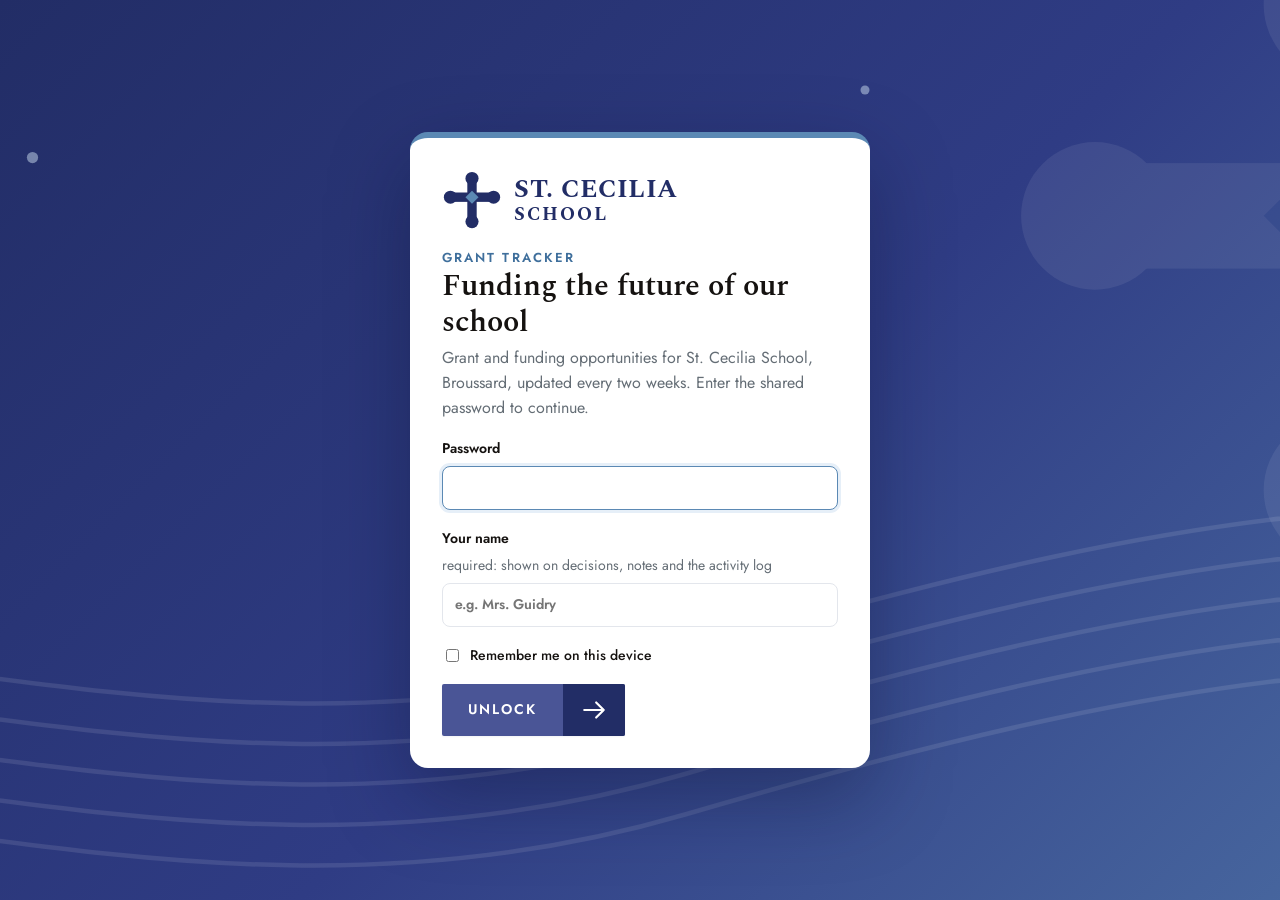
<file: docs/index.html>
<!doctype html>
<html lang="en">
<head>
  <meta charset="utf-8">
  <meta name="viewport" content="width=device-width, initial-scale=1">
  <meta name="robots" content="noindex, nofollow">
  <title>Grant Tracker</title>
  <link rel="icon" href="data:image/svg+xml,%3Csvg xmlns='http://www.w3.org/2000/svg' viewBox='0 0 64 64'%3E%3Cg fill='%23222d66'%3E%3Crect x='27' y='9' width='10' height='46'/%3E%3Crect x='9' y='24' width='46' height='10'/%3E%3Ccircle cx='32' cy='9' r='7'/%3E%3Ccircle cx='32' cy='55' r='7'/%3E%3Ccircle cx='9' cy='29' r='7'/%3E%3Ccircle cx='55' cy='29' r='7'/%3E%3C/g%3E%3C/svg%3E">
  <link rel="preconnect" href="https://fonts.googleapis.com">
  <link rel="preconnect" href="https://fonts.gstatic.com" crossorigin>
  <link rel="stylesheet" href="https://fonts.googleapis.com/css2?family=Jost:wght@400;500;600;700&family=Spectral:wght@500;600;700&display=swap">
  <link rel="stylesheet" href="style.css?v=7">
</head>
<body>

  <!-- Icon sprite -->
  <svg width="0" height="0" style="position:absolute" aria-hidden="true">
    <defs>
      <symbol id="i-cross" viewBox="0 0 64 64"><g fill="currentColor"><rect x="27" y="9" width="10" height="46"/><rect x="9" y="24" width="46" height="10"/><circle cx="32" cy="9" r="7"/><circle cx="32" cy="55" r="7"/><circle cx="9" cy="29" r="7"/><circle cx="55" cy="29" r="7"/><path d="M32 22l7 7-7 7-7-7z" fill="#5b89b4"/></g></symbol>
      <symbol id="i-note" viewBox="0 0 24 24"><g fill="none" stroke="currentColor" stroke-width="1.6" stroke-linecap="round" stroke-linejoin="round"><path d="M9 18V5l12-2v13"/><circle cx="6" cy="18" r="3" fill="currentColor"/><circle cx="18" cy="16" r="3" fill="currentColor"/></g></symbol>
      <symbol id="i-list" viewBox="0 0 24 24"><path fill="none" stroke="currentColor" stroke-width="2" stroke-linecap="round" d="M9 6h12M9 12h12M9 18h12M4 6h.01M4 12h.01M4 18h.01"/></symbol>
      <symbol id="i-spark" viewBox="0 0 24 24"><path fill="none" stroke="currentColor" stroke-width="2" stroke-linejoin="round" d="M12 3l1.9 5.1L19 10l-5.1 1.9L12 17l-1.9-5.1L5 10l5.1-1.9z"/><path fill="none" stroke="currentColor" stroke-width="2" stroke-linecap="round" d="M19 17v4M17 19h4"/></symbol>
      <symbol id="i-cal" viewBox="0 0 24 24"><g fill="none" stroke="currentColor" stroke-width="2" stroke-linecap="round"><rect x="3" y="4.5" width="18" height="16.5" rx="2"/><path d="M16 2.5v4M8 2.5v4M3 10h18"/></g></symbol>
      <symbol id="i-send" viewBox="0 0 24 24"><g fill="none" stroke="currentColor" stroke-width="2" stroke-linecap="round" stroke-linejoin="round"><path d="M22 2L11 13"/><path d="M22 2l-7 20-4-9-9-4z"/></g></symbol>
      <symbol id="i-check" viewBox="0 0 24 24"><path fill="none" stroke="currentColor" stroke-width="2.4" stroke-linecap="round" stroke-linejoin="round" d="M20 6L9 17l-5-5"/></symbol>
      <symbol id="i-x" viewBox="0 0 24 24"><path fill="none" stroke="currentColor" stroke-width="2.4" stroke-linecap="round" d="M18 6L6 18M6 6l12 12"/></symbol>
      <symbol id="i-arrow" viewBox="0 0 24 24"><path fill="none" stroke="currentColor" stroke-width="2" stroke-linecap="round" stroke-linejoin="round" d="M3 12h18M14 5l7 7-7 7"/></symbol>
      <symbol id="i-thumb" viewBox="0 0 24 24"><g fill="none" stroke="currentColor" stroke-width="2" stroke-linecap="round" stroke-linejoin="round"><path d="M7 10v11H3V10z"/><path d="M7 10l4-8a3 3 0 0 1 3 3v4h5.5a2 2 0 0 1 2 2.3l-1.4 8A2 2 0 0 1 18.1 21H7"/></g></symbol>
      <symbol id="i-alert" viewBox="0 0 24 24"><g fill="none" stroke="currentColor" stroke-width="2" stroke-linecap="round" stroke-linejoin="round"><path d="M10.3 3.9L1.8 18a2 2 0 0 0 1.7 3h17a2 2 0 0 0 1.7-3L13.7 3.9a2 2 0 0 0-3.4 0z"/><path d="M12 9v4M12 17h.01"/></g></symbol>
      <symbol id="i-search" viewBox="0 0 24 24"><g fill="none" stroke="currentColor" stroke-width="2.2" stroke-linecap="round"><circle cx="11" cy="11" r="7"/><path d="M20 20l-4-4"/></g></symbol>
      <symbol id="i-pen" viewBox="0 0 24 24"><g fill="none" stroke="currentColor" stroke-width="2" stroke-linecap="round" stroke-linejoin="round"><path d="M12 20h9"/><path d="M16.5 3.5a2.1 2.1 0 0 1 3 3L7 19l-4 1 1-4z"/></g></symbol>
      <symbol id="i-book" viewBox="0 0 24 24"><g fill="none" stroke="currentColor" stroke-width="1.6" stroke-linecap="round" stroke-linejoin="round"><path d="M2 4h7a3 3 0 0 1 3 3v13a2 2 0 0 0-2-2H2z"/><path d="M22 4h-7a3 3 0 0 0-3 3v13a2 2 0 0 1 2-2h8z"/></g></symbol>
    </defs>
  </svg>

  <!-- Decorative hero art, reused on the lock screen and the banner -->
  <template id="hero-art">
    <svg class="hero-art" viewBox="0 0 1200 400" preserveAspectRatio="xMidYMid slice" aria-hidden="true">
      <g fill="none" stroke="#ffffff" stroke-opacity=".10" stroke-width="2">
        <path d="M-20 300 C 200 240, 380 360, 620 290 S 1000 200, 1240 260"/>
        <path d="M-20 318 C 200 258, 380 378, 620 308 S 1000 218, 1240 278"/>
        <path d="M-20 336 C 200 276, 380 396, 620 326 S 1000 236, 1240 296"/>
        <path d="M-20 354 C 200 294, 380 414, 620 344 S 1000 254, 1240 314"/>
        <path d="M-20 372 C 200 312, 380 432, 620 362 S 1000 272, 1240 332"/>
      </g>
      <g fill="#ffffff">
        <use href="#i-note" x="90" y="60" width="70" height="70" opacity=".14"/>
        <use href="#i-note" x="1010" y="40" width="96" height="96" opacity=".12"/>
        <use href="#i-note" x="880" y="250" width="48" height="48" opacity=".16"/>
        <use href="#i-note" x="250" y="230" width="40" height="40" opacity=".14"/>
        <use href="#i-book" x="1080" y="230" width="70" height="70" opacity=".12"/>
        <use href="#i-book" x="40" y="250" width="56" height="56" opacity=".10"/>
      </g>
      <g fill="#ffffff" opacity=".07"><use href="#i-cross" x="760" y="-40" width="300" height="300"/></g>
      <g fill="#c9dbee" opacity=".5">
        <circle cx="330" cy="70" r="2.5"/><circle cx="700" cy="40" r="2"/><circle cx="560" cy="110" r="1.6"/>
        <circle cx="960" cy="160" r="2"/><circle cx="160" cy="170" r="1.8"/><circle cx="1150" cy="170" r="2.2"/>
      </g>
    </svg>
  </template>

  <!-- ================= Lock screen ================= -->
  <main id="lock" class="lock">
    <div class="lock-art" data-art></div>
    <form id="lock-form" class="lock-card" autocomplete="on">
      <div class="logo logo-lg">
        <svg class="logo-mark"><use href="#i-cross"/></svg>
        <div class="logo-text"><span>St. Cecilia</span><span>School</span></div>
      </div>
      <div>
        <p class="eyebrow">Grant Tracker</p>
        <h1>Funding the future of our school</h1>
        <p class="muted">Grant and funding opportunities for St. Cecilia School, Broussard, updated every two weeks. Enter the shared password to continue.</p>
      </div>
      <label>Password
        <input id="pw" type="password" autocomplete="current-password" required autofocus>
      </label>
      <label>Your name <span class="hint">required: shown on decisions, notes and the activity log</span>
        <input id="who" type="text" autocomplete="name" maxlength="60" required placeholder="e.g. Mrs. Guidry">
      </label>
      <label class="check"><input id="remember" type="checkbox"> Remember me on this device</label>
      <button type="submit" class="btn-cta" id="unlock-btn"><span>Unlock</span><span class="cta-arrow"><svg><use href="#i-arrow"/></svg></span></button>
      <p id="lock-error" class="error" role="alert" hidden></p>
    </form>
  </main>

  <!-- ================= App ================= -->
  <div id="app" hidden>
    <div class="utility">
      <div class="wrap utility-inner">
        <span>Grant Tracker &nbsp;·&nbsp; Broussard, Louisiana</span>
        <span class="utility-right"><span id="who-label"></span><button class="link-btn" id="lock-btn" type="button">Lock</button></span>
      </div>
    </div>

    <header class="masthead">
      <div class="wrap masthead-inner">
        <a class="logo" href="#top" aria-label="Back to top">
          <svg class="logo-mark"><use href="#i-cross"/></svg>
          <div class="logo-text"><span>St. Cecilia</span><span>School</span></div>
        </a>
        <nav class="tabs" role="tablist" aria-label="Lists">
          <button role="tab" data-tab="open" class="tab">Opportunities <span class="count" id="c-open"></span></button>
          <button role="tab" data-tab="applying" class="tab">Applying <span class="count" id="c-applying"></span></button>
          <button role="tab" data-tab="declined" class="tab">Declined <span class="count" id="c-declined"></span></button>
        </nav>
      </div>
    </header>

    <section class="hero" id="top">
      <div data-art></div>
      <div class="hero-content wrap">
        <p class="eyebrow light">Grants &amp; Funding</p>
        <h2>Funding the Future of St.&nbsp;Cecilia</h2>
        <p class="hero-sub">Every two weeks we search foundations, Louisiana programs and federal grants for opportunities that fit our school.</p>
        <p class="hero-meta" id="scan-info"></p>
        <a class="btn-cta" href="#browse"><span>Browse opportunities</span><span class="cta-arrow"><svg><use href="#i-arrow"/></svg></span></a>
      </div>
    </section>

    <div class="wrap">
      <section class="stats" id="stats" aria-label="Summary"></section>

      <section class="block" id="upcoming-block">
        <div class="section-head">
          <p class="eyebrow">Mark your calendar</p>
          <h2>Upcoming Deadlines</h2>
        </div>
        <div id="upcoming"></div>
      </section>

      <section class="block" id="browse">
        <div class="section-head">
          <p class="eyebrow">Browse &amp; decide</p>
          <h2 id="list-title">Opportunities</h2>
        </div>
        <div class="toolbar">
          <div class="search"><svg><use href="#i-search"/></svg>
            <input id="search" type="search" placeholder="Search titles, funders, descriptions, notes…" aria-label="Search"></div>
          <select id="category" aria-label="Category"><option value="">All categories</option></select>
          <select id="sort" aria-label="Sort">
            <option value="deadline">Deadline (soonest)</option>
            <option value="fit">Best fit for PreK–8</option>
            <option value="new">Newest found</option>
            <option value="title">Title A–Z</option>
            <option value="decided">Recently updated</option>
          </select>
          <label class="check small"><input id="show-closed" type="checkbox"> Show closed</label>
        </div>
        <div class="split">
          <div class="list" id="list" aria-label="Opportunities"></div>
          <article class="detail" id="detail" aria-live="polite"></article>
        </div>
      </section>

      <details class="sources" id="sources">
        <summary>Scan status</summary>
        <div id="sources-body"></div>
      </details>
    </div>

    <footer class="footer">
      <div class="wrap footer-inner">
        <div class="logo logo-light">
          <svg class="logo-mark"><use href="#i-cross"/></svg>
          <div class="logo-text"><span>St. Cecilia</span><span>School</span></div>
        </div>
        <p>A volunteer tool for the St. Cecilia School family in Broussard, Louisiana. Opportunities are gathered automatically every two weeks. Always confirm eligibility and dates on the funder's website before applying.</p>
      </div>
    </footer>
  </div>

  <div id="toast" class="toast" role="status" hidden></div>

  <script src="app.js?v=9"></script>
</body>
</html>
</file>
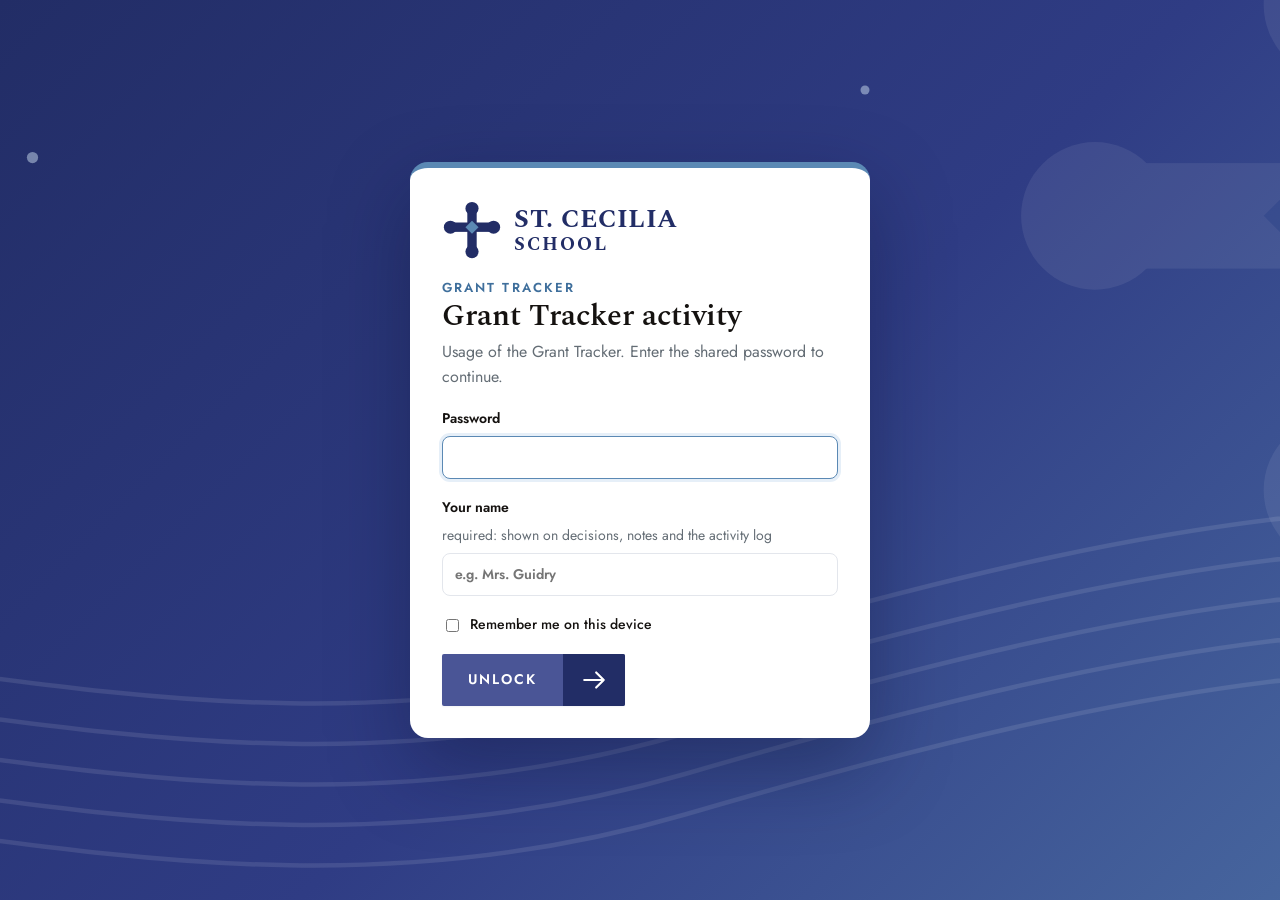
<file: docs/activity.html>
<!doctype html>
<html lang="en">
<head>
  <meta charset="utf-8">
  <meta name="viewport" content="width=device-width, initial-scale=1">
  <meta name="robots" content="noindex, nofollow">
  <title>Tracker Activity</title>
  <link rel="icon" href="data:image/svg+xml,%3Csvg xmlns='http://www.w3.org/2000/svg' viewBox='0 0 64 64'%3E%3Cg fill='%23222d66'%3E%3Crect x='27' y='9' width='10' height='46'/%3E%3Crect x='9' y='24' width='46' height='10'/%3E%3Ccircle cx='32' cy='9' r='7'/%3E%3Ccircle cx='32' cy='55' r='7'/%3E%3Ccircle cx='9' cy='29' r='7'/%3E%3Ccircle cx='55' cy='29' r='7'/%3E%3C/g%3E%3C/svg%3E">
  <link rel="preconnect" href="https://fonts.googleapis.com">
  <link rel="preconnect" href="https://fonts.gstatic.com" crossorigin>
  <link rel="stylesheet" href="https://fonts.googleapis.com/css2?family=Jost:wght@400;500;600;700&family=Spectral:wght@500;600;700&display=swap">
  <link rel="stylesheet" href="style.css?v=7">
</head>
<body data-page="activity">

  <!-- Icon sprite -->
  <svg width="0" height="0" style="position:absolute" aria-hidden="true">
    <defs>
      <symbol id="i-cross" viewBox="0 0 64 64"><g fill="currentColor"><rect x="27" y="9" width="10" height="46"/><rect x="9" y="24" width="46" height="10"/><circle cx="32" cy="9" r="7"/><circle cx="32" cy="55" r="7"/><circle cx="9" cy="29" r="7"/><circle cx="55" cy="29" r="7"/><path d="M32 22l7 7-7 7-7-7z" fill="#5b89b4"/></g></symbol>
      <symbol id="i-note" viewBox="0 0 24 24"><g fill="none" stroke="currentColor" stroke-width="1.6" stroke-linecap="round" stroke-linejoin="round"><path d="M9 18V5l12-2v13"/><circle cx="6" cy="18" r="3" fill="currentColor"/><circle cx="18" cy="16" r="3" fill="currentColor"/></g></symbol>
      <symbol id="i-list" viewBox="0 0 24 24"><path fill="none" stroke="currentColor" stroke-width="2" stroke-linecap="round" d="M9 6h12M9 12h12M9 18h12M4 6h.01M4 12h.01M4 18h.01"/></symbol>
      <symbol id="i-spark" viewBox="0 0 24 24"><path fill="none" stroke="currentColor" stroke-width="2" stroke-linejoin="round" d="M12 3l1.9 5.1L19 10l-5.1 1.9L12 17l-1.9-5.1L5 10l5.1-1.9z"/><path fill="none" stroke="currentColor" stroke-width="2" stroke-linecap="round" d="M19 17v4M17 19h4"/></symbol>
      <symbol id="i-cal" viewBox="0 0 24 24"><g fill="none" stroke="currentColor" stroke-width="2" stroke-linecap="round"><rect x="3" y="4.5" width="18" height="16.5" rx="2"/><path d="M16 2.5v4M8 2.5v4M3 10h18"/></g></symbol>
      <symbol id="i-send" viewBox="0 0 24 24"><g fill="none" stroke="currentColor" stroke-width="2" stroke-linecap="round" stroke-linejoin="round"><path d="M22 2L11 13"/><path d="M22 2l-7 20-4-9-9-4z"/></g></symbol>
      <symbol id="i-check" viewBox="0 0 24 24"><path fill="none" stroke="currentColor" stroke-width="2.4" stroke-linecap="round" stroke-linejoin="round" d="M20 6L9 17l-5-5"/></symbol>
      <symbol id="i-x" viewBox="0 0 24 24"><path fill="none" stroke="currentColor" stroke-width="2.4" stroke-linecap="round" d="M18 6L6 18M6 6l12 12"/></symbol>
      <symbol id="i-arrow" viewBox="0 0 24 24"><path fill="none" stroke="currentColor" stroke-width="2" stroke-linecap="round" stroke-linejoin="round" d="M3 12h18M14 5l7 7-7 7"/></symbol>
      <symbol id="i-thumb" viewBox="0 0 24 24"><g fill="none" stroke="currentColor" stroke-width="2" stroke-linecap="round" stroke-linejoin="round"><path d="M7 10v11H3V10z"/><path d="M7 10l4-8a3 3 0 0 1 3 3v4h5.5a2 2 0 0 1 2 2.3l-1.4 8A2 2 0 0 1 18.1 21H7"/></g></symbol>
      <symbol id="i-alert" viewBox="0 0 24 24"><g fill="none" stroke="currentColor" stroke-width="2" stroke-linecap="round" stroke-linejoin="round"><path d="M10.3 3.9L1.8 18a2 2 0 0 0 1.7 3h17a2 2 0 0 0 1.7-3L13.7 3.9a2 2 0 0 0-3.4 0z"/><path d="M12 9v4M12 17h.01"/></g></symbol>
      <symbol id="i-search" viewBox="0 0 24 24"><g fill="none" stroke="currentColor" stroke-width="2.2" stroke-linecap="round"><circle cx="11" cy="11" r="7"/><path d="M20 20l-4-4"/></g></symbol>
      <symbol id="i-pen" viewBox="0 0 24 24"><g fill="none" stroke="currentColor" stroke-width="2" stroke-linecap="round" stroke-linejoin="round"><path d="M12 20h9"/><path d="M16.5 3.5a2.1 2.1 0 0 1 3 3L7 19l-4 1 1-4z"/></g></symbol>
      <symbol id="i-book" viewBox="0 0 24 24"><g fill="none" stroke="currentColor" stroke-width="1.6" stroke-linecap="round" stroke-linejoin="round"><path d="M2 4h7a3 3 0 0 1 3 3v13a2 2 0 0 0-2-2H2z"/><path d="M22 4h-7a3 3 0 0 0-3 3v13a2 2 0 0 1 2-2h8z"/></g></symbol>
    </defs>
  </svg>

  <!-- Decorative hero art, reused on the lock screen and the banner -->
  <template id="hero-art">
    <svg class="hero-art" viewBox="0 0 1200 400" preserveAspectRatio="xMidYMid slice" aria-hidden="true">
      <g fill="none" stroke="#ffffff" stroke-opacity=".10" stroke-width="2">
        <path d="M-20 300 C 200 240, 380 360, 620 290 S 1000 200, 1240 260"/>
        <path d="M-20 318 C 200 258, 380 378, 620 308 S 1000 218, 1240 278"/>
        <path d="M-20 336 C 200 276, 380 396, 620 326 S 1000 236, 1240 296"/>
        <path d="M-20 354 C 200 294, 380 414, 620 344 S 1000 254, 1240 314"/>
        <path d="M-20 372 C 200 312, 380 432, 620 362 S 1000 272, 1240 332"/>
      </g>
      <g fill="#ffffff">
        <use href="#i-note" x="90" y="60" width="70" height="70" opacity=".14"/>
        <use href="#i-note" x="1010" y="40" width="96" height="96" opacity=".12"/>
        <use href="#i-note" x="880" y="250" width="48" height="48" opacity=".16"/>
        <use href="#i-note" x="250" y="230" width="40" height="40" opacity=".14"/>
        <use href="#i-book" x="1080" y="230" width="70" height="70" opacity=".12"/>
        <use href="#i-book" x="40" y="250" width="56" height="56" opacity=".10"/>
      </g>
      <g fill="#ffffff" opacity=".07"><use href="#i-cross" x="760" y="-40" width="300" height="300"/></g>
      <g fill="#c9dbee" opacity=".5">
        <circle cx="330" cy="70" r="2.5"/><circle cx="700" cy="40" r="2"/><circle cx="560" cy="110" r="1.6"/>
        <circle cx="960" cy="160" r="2"/><circle cx="160" cy="170" r="1.8"/><circle cx="1150" cy="170" r="2.2"/>
      </g>
    </svg>
  </template>

  <!-- ================= Lock screen ================= -->
  <main id="lock" class="lock">
    <div class="lock-art" data-art></div>
    <form id="lock-form" class="lock-card" autocomplete="on">
      <div class="logo logo-lg">
        <svg class="logo-mark"><use href="#i-cross"/></svg>
        <div class="logo-text"><span>St. Cecilia</span><span>School</span></div>
      </div>
      <div>
        <p class="eyebrow">Grant Tracker</p>
        <h1>Grant Tracker activity</h1>
        <p class="muted">Usage of the Grant Tracker. Enter the shared password to continue.</p>
      </div>
      <label>Password
        <input id="pw" type="password" autocomplete="current-password" required autofocus>
      </label>
      <label>Your name <span class="hint">required: shown on decisions, notes and the activity log</span>
        <input id="who" type="text" autocomplete="name" maxlength="60" required placeholder="e.g. Mrs. Guidry">
      </label>
      <label class="check"><input id="remember" type="checkbox"> Remember me on this device</label>
      <button type="submit" class="btn-cta" id="unlock-btn"><span>Unlock</span><span class="cta-arrow"><svg><use href="#i-arrow"/></svg></span></button>
      <p id="lock-error" class="error" role="alert" hidden></p>
    </form>
  </main>

  <!-- ================= Activity ================= -->
  <div id="app" hidden>
    <div class="utility">
      <div class="wrap utility-inner">
        <span>Grant Tracker &nbsp;·&nbsp; Activity</span>
        <span class="utility-right"><span id="who-label"></span><button class="link-btn" id="lock-btn" type="button">Lock</button></span>
      </div>
    </div>

    <header class="masthead">
      <div class="wrap masthead-inner">
        <a class="logo" href="index.html" aria-label="Open the Grant Tracker">
          <svg class="logo-mark"><use href="#i-cross"/></svg>
          <div class="logo-text"><span>St. Cecilia</span><span>School</span></div>
        </a>
        <nav class="tabs" aria-label="Pages">
          <a class="tab" href="index.html">Open the Grant Tracker</a>
        </nav>
      </div>
    </header>

    <div class="wrap">
      <section class="block" id="activity">
        <div class="section-head">
          <p class="eyebrow">Usage</p>
          <h2>Who&rsquo;s using the Grant Tracker</h2>
        </div>
        <div id="activity-body"><p class="muted">Loading&hellip;</p></div>
      </section>
    </div>

    <footer class="footer">
      <div class="wrap footer-inner">
        <div class="logo logo-light">
          <svg class="logo-mark"><use href="#i-cross"/></svg>
          <div class="logo-text"><span>St. Cecilia</span><span>School</span></div>
        </div>
        <p>Visits and actions recorded by the St. Cecilia Grant Tracker. Opening this page is not counted as a visit.</p>
      </div>
    </footer>
  </div>

  <div id="toast" class="toast" role="status" hidden></div>

  <script src="app.js?v=9"></script>
</body>
</html>
</file>
<file: docs/style.css>
/* St. Cecilia School palette (from scsbluejays.org)
   navy #222D66 · ink #151210 · blue jay #5B89B4 · silver #C1C7CA · slate #7B868C
   Fonts: Spectral (headings) + Jost (body) */
:root {
  --navy: #222d66;
  --navy-2: #2f3c84;
  --navy-soft: #e9ecf6;
  --jay: #5b89b4;
  --jay-deep: #3f6f9c;
  --jay-soft: #e6eff8;
  --silver: #c1c7ca;
  --ink: #151210;
  --text: #24262b;
  --muted: #646d75;
  --bg: #ffffff;
  --bg-soft: #f6f7fa;
  --surface: #ffffff;
  --border: #e3e6ec;
  --red: #b42318;   --red-soft: #fdecea;
  --amber: #8f5a00; --amber-soft: #fdf3dc;
  --green: #1d7a4b; --green-soft: #e3f4ea;
  --shadow-sm: 0 1px 2px rgba(34, 45, 102, .06);
  --shadow: 0 2px 6px rgba(34, 45, 102, .05), 0 12px 32px rgba(34, 45, 102, .07);
  --radius: 14px;
  --serif: "Spectral", Georgia, "Times New Roman", serif;
  --sans: "Jost", system-ui, -apple-system, "Segoe UI", Roboto, sans-serif;
  color-scheme: light;
}

* { box-sizing: border-box; }
html { scroll-behavior: smooth; }
html, body { margin: 0; }
body { background: var(--bg-soft); color: var(--text); font: 16px/1.55 var(--sans); -webkit-font-smoothing: antialiased; }
h1, h2, h3 { margin: 0; line-height: 1.2; color: var(--ink); }
a { color: var(--navy); }
button, input, select, textarea { font: inherit; color: inherit; }
:focus-visible { outline: 3px solid var(--jay); outline-offset: 2px; }
[hidden] { display: none !important; }
svg { display: block; }
.muted { color: var(--muted); }
.error { color: var(--red); margin: 0; font-weight: 500; }
.wrap { max-width: 1240px; margin: 0 auto; padding: 0 16px; }
.eyebrow { margin: 0 0 6px; font-size: 13px; font-weight: 600; letter-spacing: .16em; text-transform: uppercase; color: var(--jay-deep); }
.eyebrow.light { color: #c9dbee; }

/* ---------- logo ---------- */
.logo { display: flex; align-items: center; gap: 12px; text-decoration: none; color: var(--navy); }
.logo-mark { width: 52px; height: 52px; flex: none; color: var(--navy); }
.logo-text { display: grid; font-family: var(--serif); font-weight: 700; text-transform: uppercase; line-height: 1; color: var(--navy); }
.logo-text span:first-child { font-size: 26px; letter-spacing: .02em; }
.logo-text span:last-child { font-size: 19px; letter-spacing: .08em; margin-top: 3px; }
.logo-lg .logo-mark { width: 60px; height: 60px; }
.logo-light .logo-mark, .logo-light .logo-text { color: #fff; }

/* ---------- buttons ---------- */
.btn-cta {
  display: inline-flex; align-items: stretch; border: 0; padding: 0; cursor: pointer; text-decoration: none;
  background: #4a5596; color: #fff; font-weight: 600; letter-spacing: .14em; text-transform: uppercase; font-size: 14px;
  border-radius: 2px; overflow: hidden; box-shadow: var(--shadow-sm);
}
.btn-cta > span:first-child { padding: 15px 26px; display: flex; align-items: center; }
.btn-cta .cta-arrow { background: var(--navy); padding: 0 18px; display: flex; align-items: center; transition: padding .2s; }
.btn-cta .cta-arrow svg { width: 26px; height: 26px; }
.btn-cta:hover .cta-arrow { padding: 0 24px; }
.btn-cta:disabled { opacity: .6; cursor: progress; }

.btn {
  display: inline-flex; align-items: center; gap: 8px; border: 1.5px solid var(--border); background: #fff; border-radius: 8px;
  padding: 9px 16px; cursor: pointer; font-weight: 600; white-space: nowrap; text-decoration: none; color: var(--navy);
}
.btn svg { width: 18px; height: 18px; }
.btn:hover { border-color: var(--navy); }
.btn.primary { background: var(--navy); color: #fff; border-color: var(--navy); }
.btn.primary:hover { background: var(--navy-2); }
.btn.apply { background: var(--green); color: #fff; border-color: var(--green); }
.btn.apply:hover { filter: brightness(1.08); }
.btn.decline { color: var(--red); }
.btn.decline:hover { border-color: var(--red); }
.btn.ghost { border-color: transparent; background: transparent; }
.btn.ghost:hover { background: var(--bg-soft); }
.btn:disabled { opacity: .55; cursor: progress; }
.link-btn { background: none; border: 0; color: inherit; cursor: pointer; text-decoration: underline; text-underline-offset: 3px; padding: 0; font-weight: 500; }

/* ---------- inputs ---------- */
input[type=text], input[type=password], input[type=search], select, textarea {
  border: 1.5px solid var(--border); background: #fff; border-radius: 8px; padding: 10px 12px; width: 100%;
}
input:focus, select:focus, textarea:focus { border-color: var(--jay); outline: none; box-shadow: 0 0 0 3px var(--jay-soft); }
textarea { resize: vertical; min-height: 84px; line-height: 1.5; }
label { display: grid; gap: 6px; font-weight: 600; font-size: 14px; color: var(--ink); }
label .hint { font-weight: 400; color: var(--muted); }
label.check { display: flex; align-items: center; gap: 8px; font-weight: 500; }
label.check.small { font-size: 14px; white-space: nowrap; }

/* ---------- hero art ---------- */
.hero-art { position: absolute; inset: 0; width: 100%; height: 100%; color: #fff; }

/* ---------- lock screen ---------- */
.lock {
  min-height: 100vh; display: grid; place-items: center; padding: 32px 16px; position: relative; overflow: hidden;
  background: linear-gradient(135deg, var(--navy) 0%, var(--navy-2) 55%, var(--jay) 140%);
}
.lock-art { position: absolute; inset: 0; }
.lock-card {
  position: relative; width: min(460px, 100%); background: #fff; border-radius: 18px; padding: 32px;
  display: grid; gap: 18px; box-shadow: 0 30px 80px rgba(10, 15, 45, .35);
  border-top: 6px solid var(--jay);
}
.lock-card h1 { font-family: var(--serif); font-size: 30px; font-weight: 600; margin-bottom: 6px; }
.lock-card p { margin: 0; }
.lock-card .btn-cta { justify-self: start; }

/* ---------- utility bar + masthead ---------- */
.utility { background: var(--navy); color: #fff; font-size: 13px; letter-spacing: .1em; text-transform: uppercase; }
.utility-inner { display: flex; justify-content: space-between; align-items: center; gap: 12px; min-height: 44px; flex-wrap: wrap; }
.utility-right { display: flex; gap: 16px; align-items: center; }
.masthead { background: #fff; border-bottom: 1px solid var(--border); position: sticky; top: 0; z-index: 30; }
.masthead-inner { display: flex; justify-content: space-between; align-items: center; gap: 16px; min-height: 92px; flex-wrap: wrap; }
.tabs { display: flex; gap: 6px; overflow-x: auto; }
a.tab { text-decoration: none; }
.tab {
  background: none; border: 0; border-bottom: 3px solid transparent; padding: 10px 14px; cursor: pointer;
  font-weight: 500; font-size: 14px; letter-spacing: .14em; text-transform: uppercase; color: var(--ink); white-space: nowrap;
}
.tab:hover { color: var(--navy); border-bottom-color: var(--silver); }
.tab[aria-selected="true"] { color: var(--navy); border-bottom-color: var(--jay); font-weight: 600; }
.count { display: inline-grid; place-items: center; min-width: 24px; height: 22px; padding: 0 7px; border-radius: 999px; background: var(--navy-soft); color: var(--navy); font-size: 12px; letter-spacing: 0; margin-left: 4px; }
.tab[aria-selected="true"] .count { background: var(--navy); color: #fff; }

/* ---------- hero ---------- */
.hero {
  position: relative; overflow: hidden; color: #fff; text-align: center;
  background: linear-gradient(120deg, rgba(34,45,102,.97) 0%, rgba(47,60,132,.93) 60%, rgba(91,137,180,.92) 120%);
  /* Optional: put a photo you have permission to use at docs/assets/hero.jpg */
  background-image: linear-gradient(120deg, rgba(34,45,102,.88) 0%, rgba(47,60,132,.82) 60%, rgba(91,137,180,.78) 120%), url("assets/hero.jpg");
  background-color: var(--navy); background-size: cover; background-position: center;
}
.hero > [data-art] { position: absolute; inset: 0; }
.hero-content { position: relative; padding-top: 72px; padding-bottom: 110px; display: grid; justify-items: center; gap: 10px; }
.hero h2 { font-family: var(--serif); font-weight: 500; color: #fff; font-size: clamp(34px, 5.4vw, 60px); line-height: 1.1; text-shadow: 0 2px 18px rgba(0,0,0,.25); }
.hero-sub { margin: 4px 0 0; font-size: 19px; max-width: 640px; color: #eef2fa; }
.hero-meta { margin: 0 0 14px; font-size: 14px; color: #c9dbee; letter-spacing: .04em; }

/* ---------- stats (overlap the hero) ---------- */
.stats { display: grid; grid-template-columns: repeat(4, minmax(0, 1fr)); gap: 16px; margin-top: -62px; position: relative; z-index: 2; }
.stat { background: #fff; border-radius: var(--radius); padding: 18px 20px; box-shadow: var(--shadow); display: flex; gap: 14px; align-items: center; border-bottom: 4px solid var(--jay); }
.stat .ic { width: 46px; height: 46px; border-radius: 12px; background: var(--navy-soft); color: var(--navy); display: grid; place-items: center; flex: none; }
.stat .ic svg { width: 24px; height: 24px; }
.stat .n { font-family: var(--serif); font-size: 32px; font-weight: 700; color: var(--navy); line-height: 1; }
.stat .l { color: var(--muted); font-size: 14px; margin-top: 4px; }
.stat.hot { border-bottom-color: #d9822b; } .stat.hot .ic { background: var(--amber-soft); color: var(--amber); }
.stat.good { border-bottom-color: var(--green); } .stat.good .ic { background: var(--green-soft); color: var(--green); }

/* ---------- sections ---------- */
.block { margin-top: 44px; scroll-margin-top: 110px; }
.section-head { margin-bottom: 18px; }
.section-head h2 { font-family: var(--serif); font-weight: 600; font-size: 32px; color: var(--navy); }

/* deadline tiles */
.dl-row { list-style: none; margin: 0; padding: 4px 2px 10px; display: grid; grid-auto-flow: column; grid-auto-columns: minmax(240px, 280px); gap: 14px; overflow-x: auto; }
.dl-tile {
  width: 100%; height: 100%; display: flex; gap: 14px; align-items: stretch; text-align: left; cursor: pointer;
  background: #fff; border: 1px solid var(--border); border-radius: var(--radius); padding: 14px; box-shadow: var(--shadow-sm);
  transition: transform .15s, box-shadow .15s;
}
.dl-tile:hover { transform: translateY(-2px); box-shadow: var(--shadow); border-color: var(--jay); }
.cal { flex: none; width: 58px; border-radius: 10px; overflow: hidden; text-align: center; border: 1px solid var(--border); background: #fff; align-self: start; }
.cal .m { background: var(--navy); color: #fff; font-size: 12px; font-weight: 600; letter-spacing: .12em; padding: 3px 0; }
.cal .d { font-family: var(--serif); font-size: 26px; font-weight: 700; color: var(--navy); padding: 4px 0 2px; }
.cal.urgent .m { background: var(--red); }
.dl-body { display: grid; gap: 6px; align-content: start; min-width: 0; }
.dl-body .t { font-weight: 600; color: var(--ink); line-height: 1.3; display: -webkit-box; -webkit-line-clamp: 2; -webkit-box-orient: vertical; overflow: hidden; }
.dl-body .f { font-size: 13px; color: var(--muted); white-space: nowrap; overflow: hidden; text-overflow: ellipsis; }
.empty-soft { background: #fff; border: 1px dashed var(--border); border-radius: var(--radius); padding: 22px; color: var(--muted); display: flex; gap: 12px; align-items: center; }
.empty-soft svg { width: 28px; height: 28px; color: var(--jay); flex: none; }

/* toolbar */
.toolbar { display: flex; gap: 10px; align-items: center; flex-wrap: wrap; margin-bottom: 16px; }
.search { position: relative; flex: 1 1 280px; }
.search svg { position: absolute; left: 12px; top: 50%; transform: translateY(-50%); width: 18px; height: 18px; color: var(--muted); }
.search input { padding-left: 38px; }
.toolbar select { width: auto; flex: 0 1 auto; }

/* list + detail */
.split { display: grid; grid-template-columns: minmax(300px, 410px) minmax(0, 1fr); gap: 20px; align-items: start; }
.list { display: grid; gap: 10px; max-height: calc(100vh - 120px); overflow-y: auto; padding: 2px 4px 2px 2px; }
.empty { padding: 36px 20px; text-align: center; color: var(--muted); background: #fff; border: 1px dashed var(--border); border-radius: var(--radius); display: grid; justify-items: center; gap: 10px; }
.empty svg { width: 44px; height: 44px; color: var(--jay); }

.card {
  background: #fff; border: 1px solid var(--border); border-left: 4px solid var(--silver); border-radius: 10px; padding: 14px 16px;
  cursor: pointer; text-align: left; width: 100%; display: grid; gap: 6px; box-shadow: var(--shadow-sm); transition: border-color .15s, box-shadow .15s;
}
.card:hover { border-color: var(--jay); border-left-color: var(--jay); box-shadow: var(--shadow); }
.card[aria-current="true"] { border-color: var(--navy); border-left-color: var(--navy); box-shadow: 0 0 0 3px var(--navy-soft); }
.card .funder { font-size: 12px; color: var(--jay-deep); font-weight: 600; letter-spacing: .08em; text-transform: uppercase; }
.card .ttl { font-weight: 600; font-size: 16px; color: var(--ink); line-height: 1.3; }
.card .meta { display: flex; flex-wrap: wrap; gap: 6px; align-items: center; font-size: 13px; }

.badge { display: inline-flex; align-items: center; gap: 5px; border-radius: 999px; padding: 2px 10px; font-size: 12.5px; font-weight: 600; background: var(--bg-soft); color: var(--text); border: 1px solid var(--border); }
.badge svg { width: 13px; height: 13px; }
.badge.red { background: var(--red-soft); color: var(--red); border-color: transparent; }
.badge.amber { background: var(--amber-soft); color: var(--amber); border-color: transparent; }
.badge.green { background: var(--green-soft); color: var(--green); border-color: transparent; }
.badge.new { background: var(--jay-soft); color: var(--jay-deep); border-color: transparent; }
.badge.navy { background: var(--navy-soft); color: var(--navy); border-color: transparent; }
.badge.closed { text-decoration: line-through; }

.detail { background: #fff; border: 1px solid var(--border); border-radius: var(--radius); position: sticky; top: 108px; max-height: calc(100vh - 124px); overflow-y: auto; box-shadow: var(--shadow); }
.detail-head { padding: 26px 28px 22px; background: linear-gradient(180deg, var(--navy-soft), #fff); border-bottom: 1px solid var(--border); border-radius: var(--radius) var(--radius) 0 0; }
.detail-body { padding: 22px 28px 28px; }
.detail .placeholder { color: var(--muted); text-align: center; padding: 70px 20px; display: grid; justify-items: center; gap: 12px; }
.detail .placeholder svg { width: 64px; height: 64px; color: var(--jay); opacity: .8; }
.detail .placeholder strong { font-family: var(--serif); font-size: 22px; color: var(--navy); font-weight: 600; }
.detail .back { display: none; margin-bottom: 12px; }
.detail .funder { color: var(--jay-deep); font-weight: 600; letter-spacing: .1em; text-transform: uppercase; font-size: 13px; }
.detail h2 { font-family: var(--serif); font-weight: 600; font-size: 28px; color: var(--navy); margin: 6px 0 12px; }
.detail .badges { display: flex; gap: 6px; flex-wrap: wrap; }
.facts { display: grid; grid-template-columns: repeat(auto-fit, minmax(170px, 1fr)); gap: 12px; margin-bottom: 20px; }
.fact { border: 1px solid var(--border); border-radius: 12px; padding: 12px 14px; background: #fff; }
.fact .k { font-size: 12px; color: var(--muted); text-transform: uppercase; letter-spacing: .1em; font-weight: 600; }
.fact .v { font-weight: 600; font-size: 17px; color: var(--ink); }
.fact .s { font-size: 13px; color: var(--muted); }
.links { display: flex; gap: 10px; flex-wrap: wrap; margin-bottom: 22px; }
.detail section { margin-bottom: 20px; }
.detail h3 { font-size: 13px; text-transform: uppercase; letter-spacing: .12em; color: var(--navy); margin-bottom: 6px; font-weight: 700; }
.detail section > p { margin: 0; white-space: pre-line; }

/* pros / cons */
.procon { display: grid; grid-template-columns: repeat(2, minmax(0, 1fr)); gap: 14px; margin: 8px 0 22px; }
.pc { border-radius: 12px; padding: 16px; border: 1px solid; display: grid; gap: 10px; align-content: start; }
.pc.pro { background: #f3faf6; border-color: #cfe9da; }
.pc.con { background: #fffaf0; border-color: #f1dfb6; }
.pc h3 { display: flex; align-items: center; gap: 8px; margin: 0; font-size: 13px; }
.pc.pro h3 { color: var(--green); } .pc.con h3 { color: var(--amber); }
.pc h3 svg { width: 18px; height: 18px; }
.pc ul { margin: 0; padding-left: 18px; display: grid; gap: 4px; }
.pc .sub { font-size: 12px; text-transform: uppercase; letter-spacing: .1em; color: var(--muted); font-weight: 600; }
.pc textarea { background: #fff; min-height: 76px; }
.pc .none { color: var(--muted); font-size: 14px; margin: 0; }

.decision { border-top: 1px solid var(--border); padding-top: 20px; display: grid; gap: 12px; }
.decision .row { display: flex; gap: 10px; flex-wrap: wrap; align-items: center; }
.decision .status { font-weight: 600; display: flex; gap: 8px; align-items: center; flex-wrap: wrap; }
.decided-by { font-size: 13px; color: var(--muted); }
.disclaimer { font-size: 13px; color: var(--muted); margin: 0 0 18px; }

/* sources */
.sources { background: #fff; border: 1px solid var(--border); border-radius: var(--radius); padding: 14px 18px; font-size: 14px; margin: 40px 0 0; }
.sources summary { cursor: pointer; font-weight: 600; color: var(--navy); }
.sources table { width: 100%; border-collapse: collapse; margin-top: 10px; }
.sources td { border-top: 1px solid var(--border); padding: 7px 8px 7px 0; vertical-align: top; }
.sources td:first-child { white-space: nowrap; }

/* footer */
.footer { background: var(--navy); color: #dfe5f3; margin-top: 56px; padding: 34px 0; border-top: 6px solid var(--jay); }
.footer-inner { display: flex; gap: 28px; align-items: center; flex-wrap: wrap; }
.footer p { margin: 0; max-width: 680px; font-size: 14px; }

.toast { position: fixed; left: 50%; bottom: 22px; transform: translateX(-50%); background: var(--navy); color: #fff; padding: 11px 18px; border-radius: 10px; font-weight: 600; box-shadow: var(--shadow); z-index: 60; max-width: calc(100% - 32px); }
.toast.err { background: var(--red); }

/* ---------- responsive ---------- */
@media (max-width: 980px) {
  .stats { grid-template-columns: repeat(2, minmax(0, 1fr)); }
}
@media (max-width: 860px) {
  .masthead { position: static; }
  .masthead-inner { min-height: 0; padding-top: 14px; padding-bottom: 6px; }
  .logo-mark { width: 42px; height: 42px; }
  .logo-text span:first-child { font-size: 21px; }
  .logo-text span:last-child { font-size: 16px; }
  .tab { padding: 10px 8px; letter-spacing: .06em; }
  .hero-content { padding-top: 48px; padding-bottom: 96px; }
  .hero-sub { font-size: 17px; }
  .split { grid-template-columns: minmax(0, 1fr); }
  .list { max-height: none; overflow: visible; }
  .detail { display: none; position: fixed; inset: 0; z-index: 50; border-radius: 0; max-height: none; top: 0; }
  .detail-head { border-radius: 0; padding: 18px 16px; }
  .detail-body { padding: 18px 16px 28px; }
  body.show-detail .detail { display: block; }
  body.show-detail { overflow: hidden; }
  .detail .back { display: inline-flex; }
  .procon { grid-template-columns: minmax(0, 1fr); }
}
@media (max-width: 520px) {
  .stats { gap: 10px; }
  .stat { padding: 14px; gap: 10px; }
  .stat .ic { width: 38px; height: 38px; }
  .stat .n { font-size: 26px; }
  .utility { font-size: 11px; letter-spacing: .06em; }
  .lock-card { padding: 24px 20px; }
}

/* ---------- activity ---------- */
.small { font-size: 13px; }
.stats-flat { margin-top: 0; }
.stats-flat .stat { box-shadow: var(--shadow-sm); }
.panel { background: #fff; border: 1px solid var(--border); border-radius: var(--radius); padding: 20px 22px; box-shadow: var(--shadow-sm); margin-top: 16px; }
.panel h3 { font-family: var(--serif); font-size: 21px; font-weight: 600; color: var(--navy); margin-bottom: 4px; }
.panel > p { margin: 0 0 10px; }
.chart-wrap { position: relative; }
.chart { width: 100%; height: auto; overflow: visible; }
.chart line { stroke: var(--border); stroke-width: 1; }
.chart text { font: 12px var(--sans); fill: var(--muted); }
.chart .bar path { fill: var(--navy); transition: fill .15s; }
.chart .bar:hover path, .chart .bar:focus path { fill: var(--jay); }
.chart .bar:focus { outline: none; }
.chart-tip { position: absolute; transform: translate(-50%, -100%); background: var(--ink); color: #fff; font-size: 13px; padding: 6px 10px; border-radius: 6px; pointer-events: none; width: max-content; max-width: 300px; white-space: normal; line-height: 1.4; }
.act-grid { display: grid; grid-template-columns: minmax(0, 1.2fr) minmax(0, 1fr); gap: 16px; }
.people { width: 100%; border-collapse: collapse; font-size: 14px; margin-top: 8px; }
.people th { text-align: left; font-size: 12px; text-transform: uppercase; letter-spacing: .08em; color: var(--muted); font-weight: 600; padding: 8px 8px 8px 0; border-bottom: 1.5px solid var(--border); }
.people td { padding: 9px 8px 9px 0; border-bottom: 1px solid var(--border); vertical-align: top; font-variant-numeric: tabular-nums; }
.feed { list-style: none; margin: 8px 0 0; padding: 0; display: grid; gap: 12px; max-height: 460px; overflow-y: auto; font-size: 14px; }
.feed li { display: flex; gap: 10px; align-items: flex-start; }
.feed .dot { width: 9px; height: 9px; border-radius: 50%; background: var(--silver); margin-top: 6px; flex: none; }
.feed .dot.act { background: var(--jay); }
@media (max-width: 860px) {
  .act-grid { grid-template-columns: minmax(0, 1fr); }
  .people th:nth-child(3), .people td:nth-child(3) { display: none; }
}
.stat.datestat .n { font-size: 22px; }
</file>
